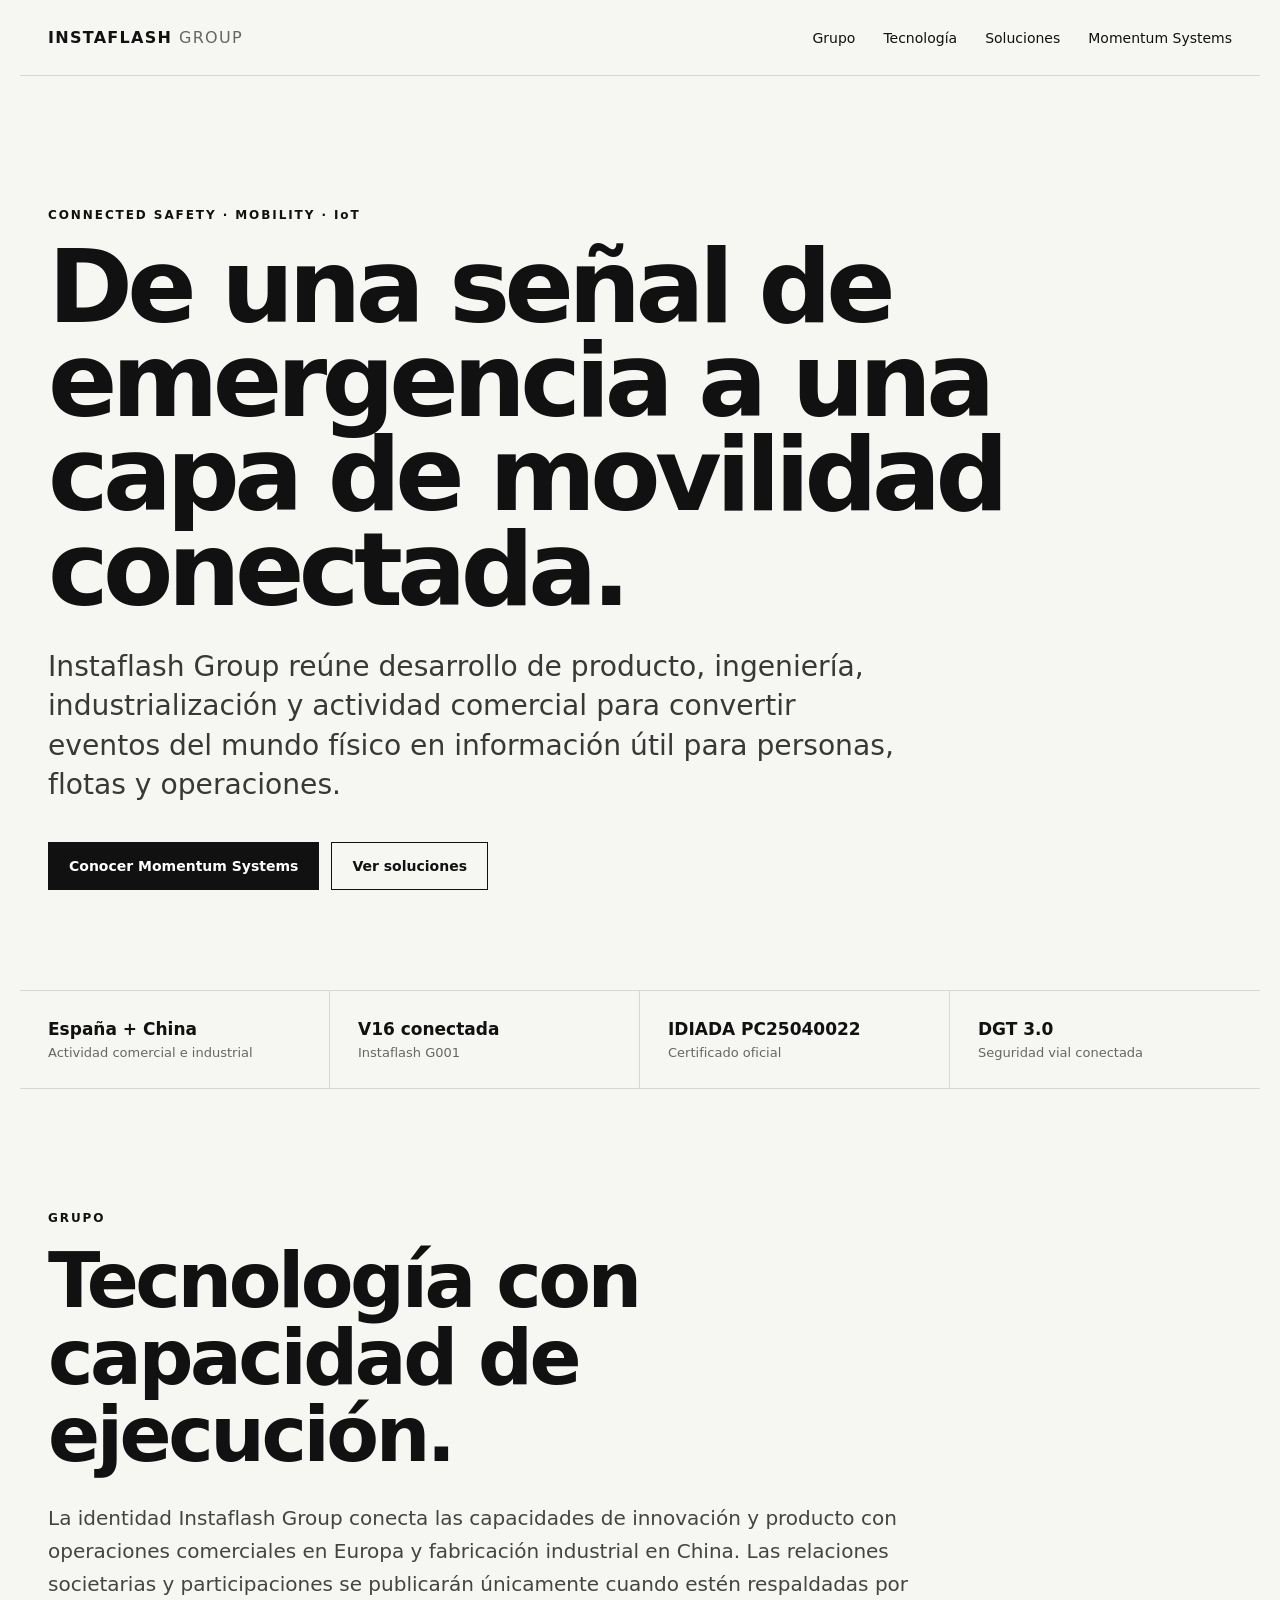
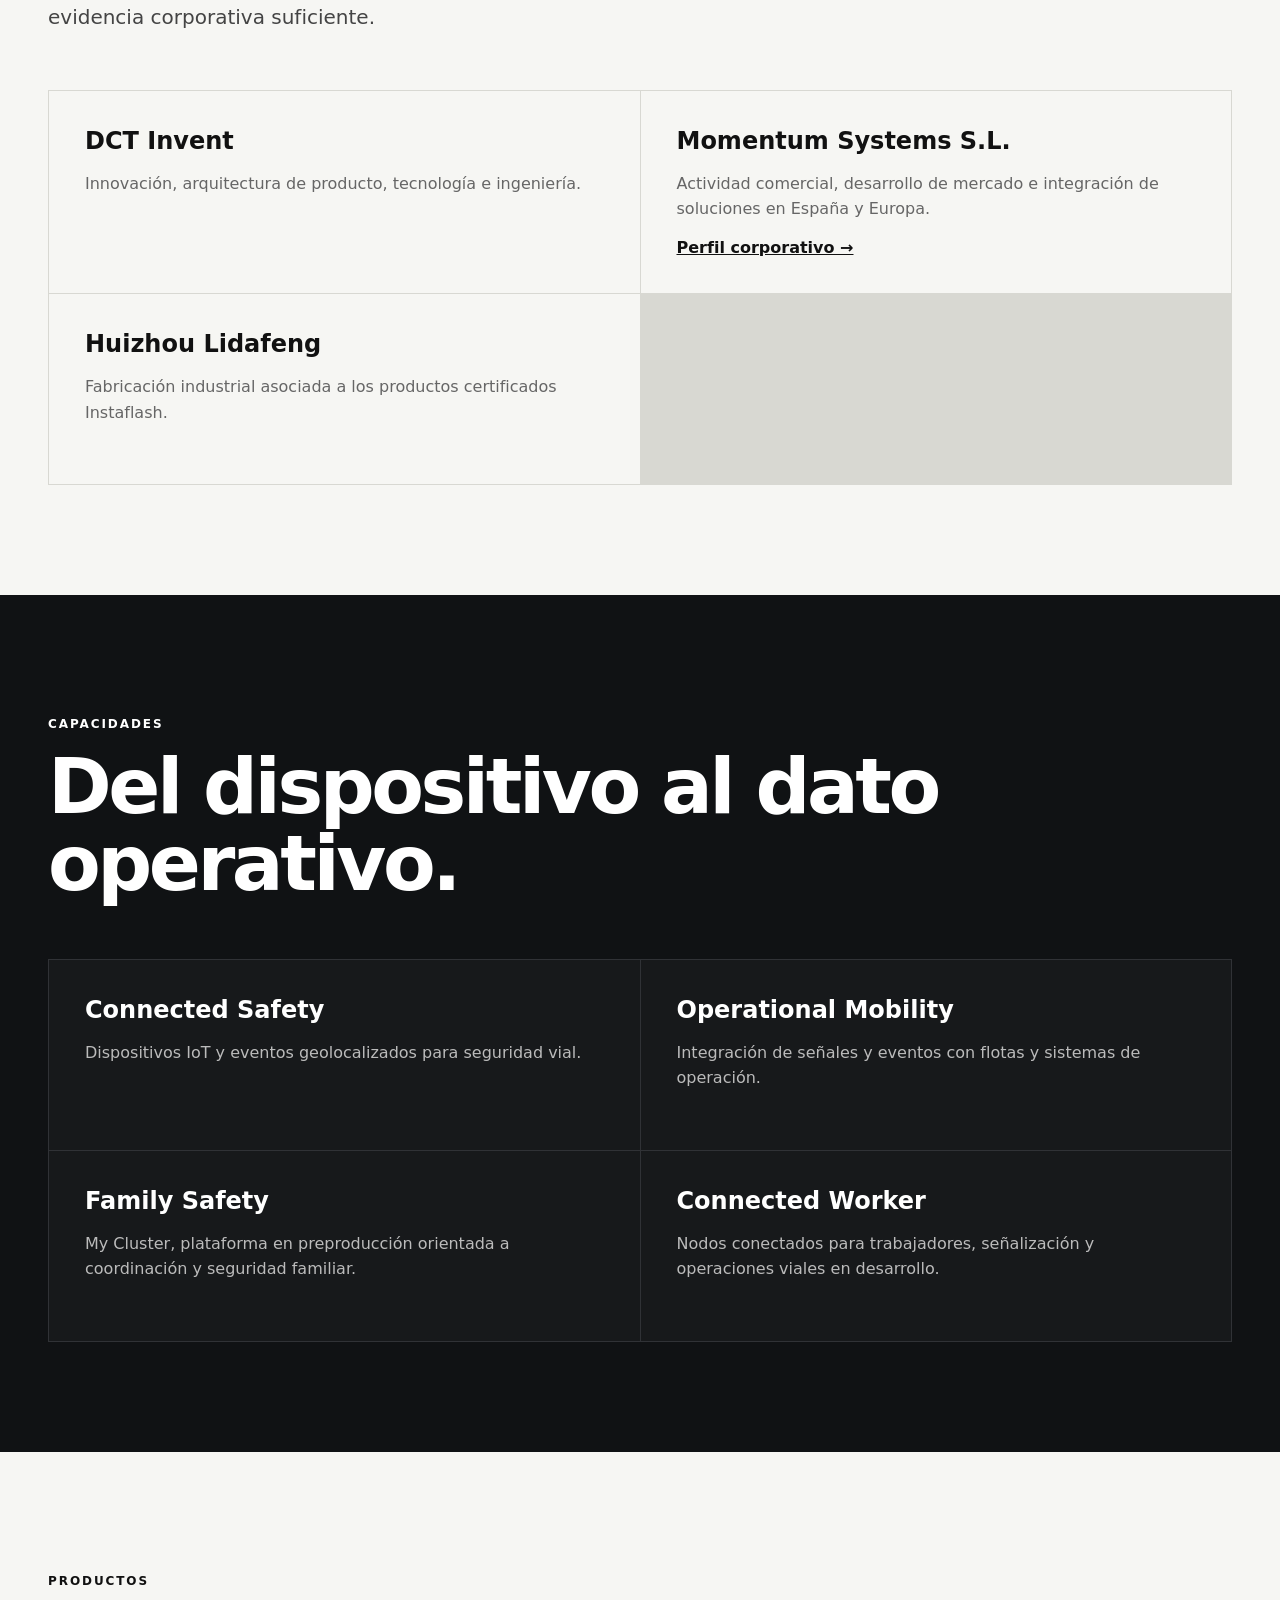
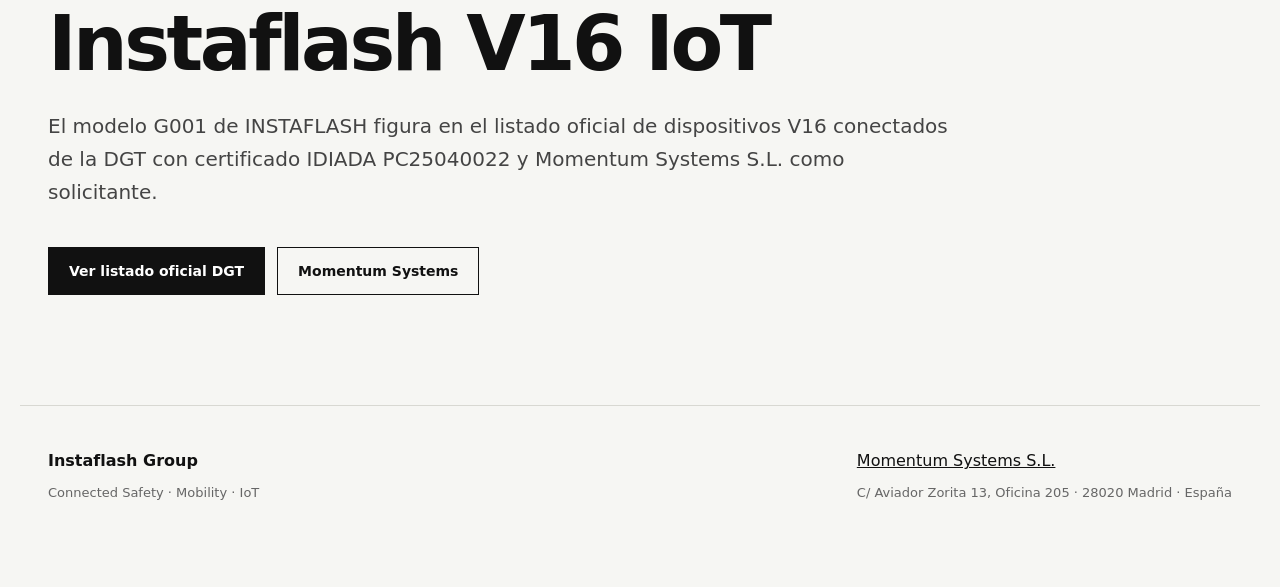
<file: index.html>
<!doctype html>
<html lang="es">
<head>
<meta charset="utf-8"><meta name="viewport" content="width=device-width,initial-scale=1">
<title>Instaflash Group | Connected Safety, Mobility & IoT</title>
<meta name="description" content="Instaflash Group desarrolla soluciones de seguridad conectada, movilidad e IoT. Momentum Systems S.L. lidera la actividad comercial en España y Europa.">
<meta name="robots" content="index,follow,max-image-preview:large">
<link rel="canonical" href="https://www.instaflashgroup.com/">
<link rel="stylesheet" href="styles.css">
<meta property="og:title" content="Instaflash Group | Connected Safety, Mobility & IoT">
<meta property="og:description" content="Tecnología, ingeniería, fabricación y comercialización de soluciones conectadas de seguridad y movilidad.">
<meta property="og:type" content="website"><meta property="og:url" content="https://www.instaflashgroup.com/">
<script type="application/ld+json">{"@context":"https://schema.org","@type":"Organization","@id":"https://www.instaflashgroup.com/#organization","name":"Instaflash Group","url":"https://www.instaflashgroup.com/","description":"Group identity for connected safety, mobility and IoT activities.","subOrganization":{"@id":"https://www.instaflashgroup.com/momentum-systems/#organization"}}</script>
</head>
<body>
<header><a class="brand" href="./">INSTAFLASH <span>GROUP</span></a><nav><a href="#group">Grupo</a><a href="#technology">Tecnología</a><a href="#products">Soluciones</a><a href="momentum-systems/">Momentum Systems</a></nav></header>
<main>
<section class="hero"><p class="eyebrow">CONNECTED SAFETY · MOBILITY · IoT</p><h1>De una señal de emergencia a una capa de movilidad conectada.</h1><p class="lead">Instaflash Group reúne desarrollo de producto, ingeniería, industrialización y actividad comercial para convertir eventos del mundo físico en información útil para personas, flotas y operaciones.</p><div class="actions"><a class="primary" href="momentum-systems/">Conocer Momentum Systems</a><a class="secondary" href="#products">Ver soluciones</a></div></section>
<section class="proof"><div><strong>España + China</strong><span>Actividad comercial e industrial</span></div><div><strong>V16 conectada</strong><span>Instaflash G001</span></div><div><strong>IDIADA PC25040022</strong><span>Certificado oficial</span></div><div><strong>DGT 3.0</strong><span>Seguridad vial conectada</span></div></section>
<section id="group" class="section"><p class="eyebrow">GRUPO</p><h2>Tecnología con capacidad de ejecución.</h2><p class="wide">La identidad Instaflash Group conecta las capacidades de innovación y producto con operaciones comerciales en Europa y fabricación industrial en China. Las relaciones societarias y participaciones se publicarán únicamente cuando estén respaldadas por evidencia corporativa suficiente.</p><div class="grid"><article><h3>DCT Invent</h3><p>Innovación, arquitectura de producto, tecnología e ingeniería.</p></article><article><h3>Momentum Systems S.L.</h3><p>Actividad comercial, desarrollo de mercado e integración de soluciones en España y Europa.</p><a href="momentum-systems/">Perfil corporativo →</a></article><article><h3>Huizhou Lidafeng</h3><p>Fabricación industrial asociada a los productos certificados Instaflash.</p></article></div></section>
<section id="technology" class="section dark"><p class="eyebrow">CAPACIDADES</p><h2>Del dispositivo al dato operativo.</h2><div class="grid"><article><h3>Connected Safety</h3><p>Dispositivos IoT y eventos geolocalizados para seguridad vial.</p></article><article><h3>Operational Mobility</h3><p>Integración de señales y eventos con flotas y sistemas de operación.</p></article><article><h3>Family Safety</h3><p>My Cluster, plataforma en preproducción orientada a coordinación y seguridad familiar.</p></article><article><h3>Connected Worker</h3><p>Nodos conectados para trabajadores, señalización y operaciones viales en desarrollo.</p></article></div></section>
<section id="products" class="section"><p class="eyebrow">PRODUCTOS</p><h2>Instaflash V16 IoT</h2><p class="wide">El modelo G001 de INSTAFLASH figura en el listado oficial de dispositivos V16 conectados de la DGT con certificado IDIADA PC25040022 y Momentum Systems S.L. como solicitante.</p><div class="actions"><a class="primary" href="https://www.dgt.es/muevete-con-seguridad/tecnologia-e-innovacion-en-carretera/Dispositivos-de-presenalizacion-V16/">Ver listado oficial DGT</a><a class="secondary" href="momentum-systems/">Momentum Systems</a></div></section>
</main>
<footer><div><strong>Instaflash Group</strong><p>Connected Safety · Mobility · IoT</p></div><div><a href="momentum-systems/">Momentum Systems S.L.</a><p>C/ Aviador Zorita 13, Oficina 205 · 28020 Madrid · España</p></div></footer>
</body></html>
</file>
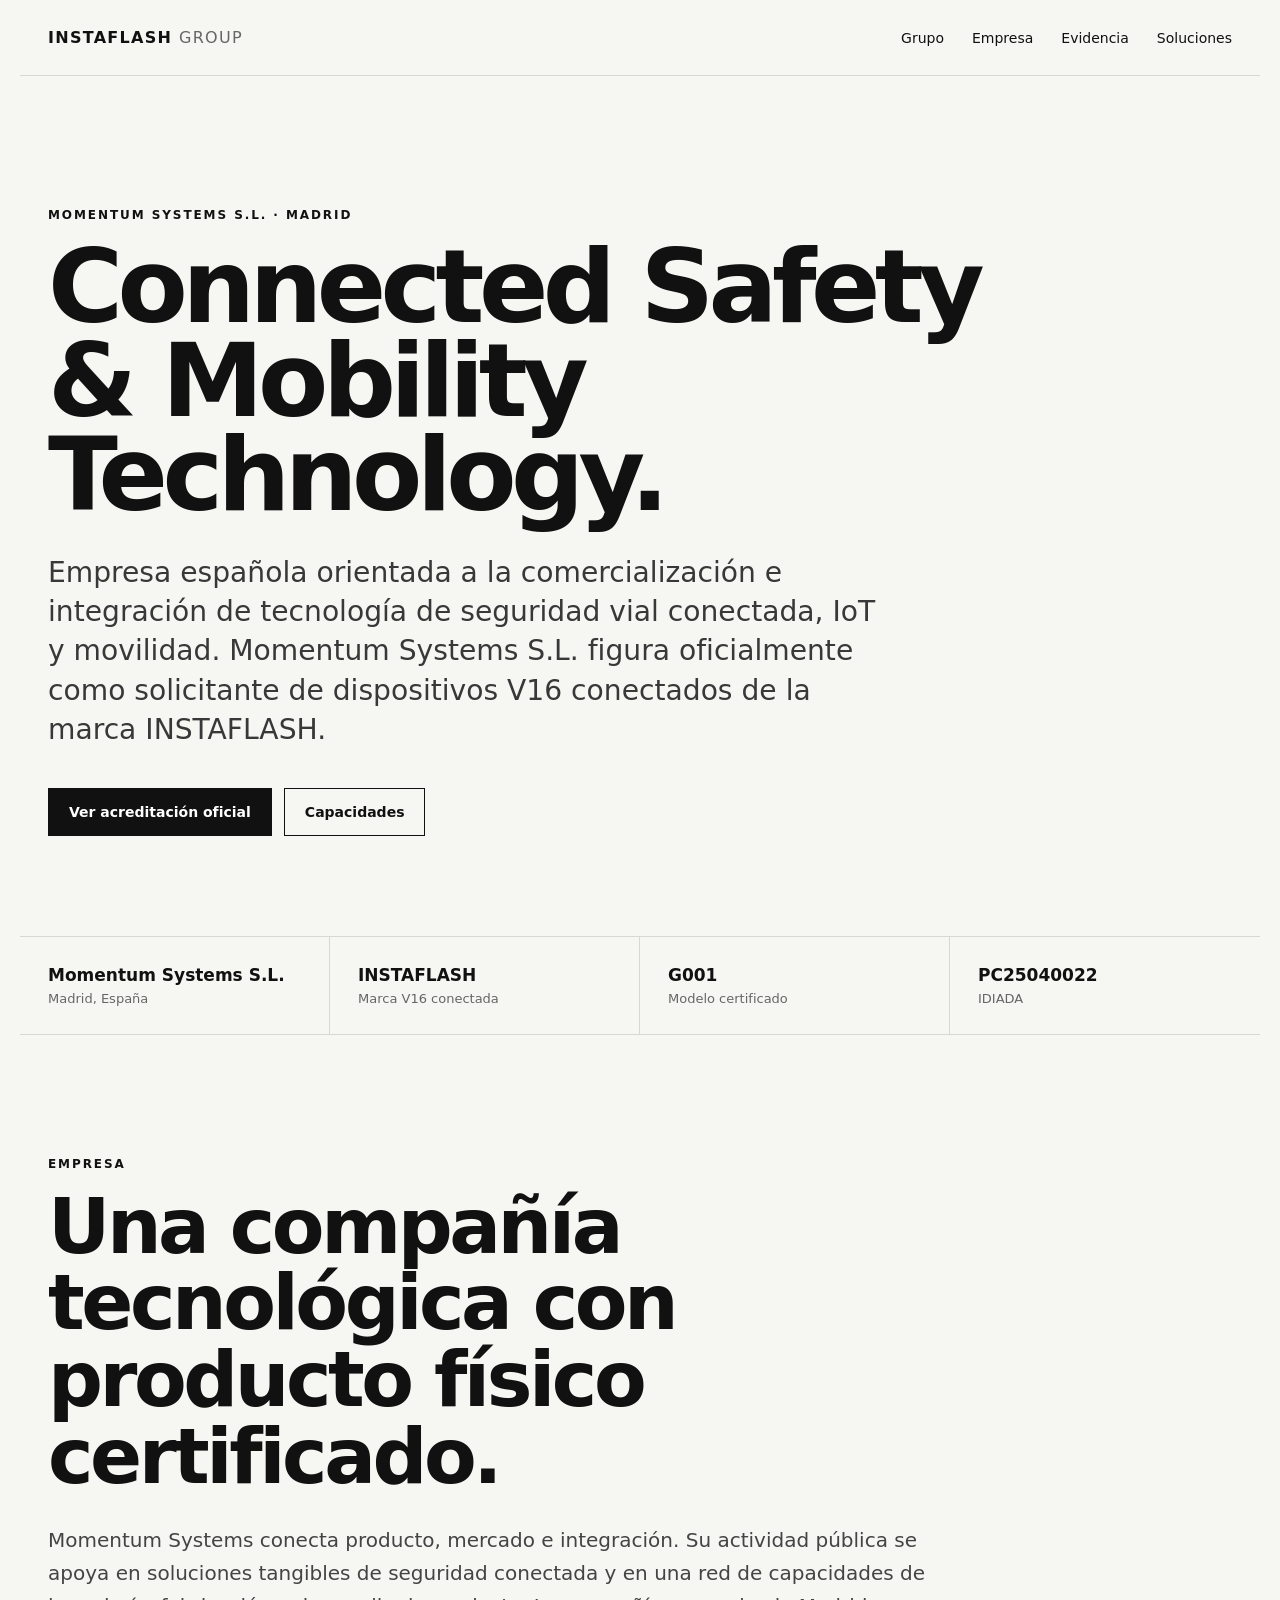
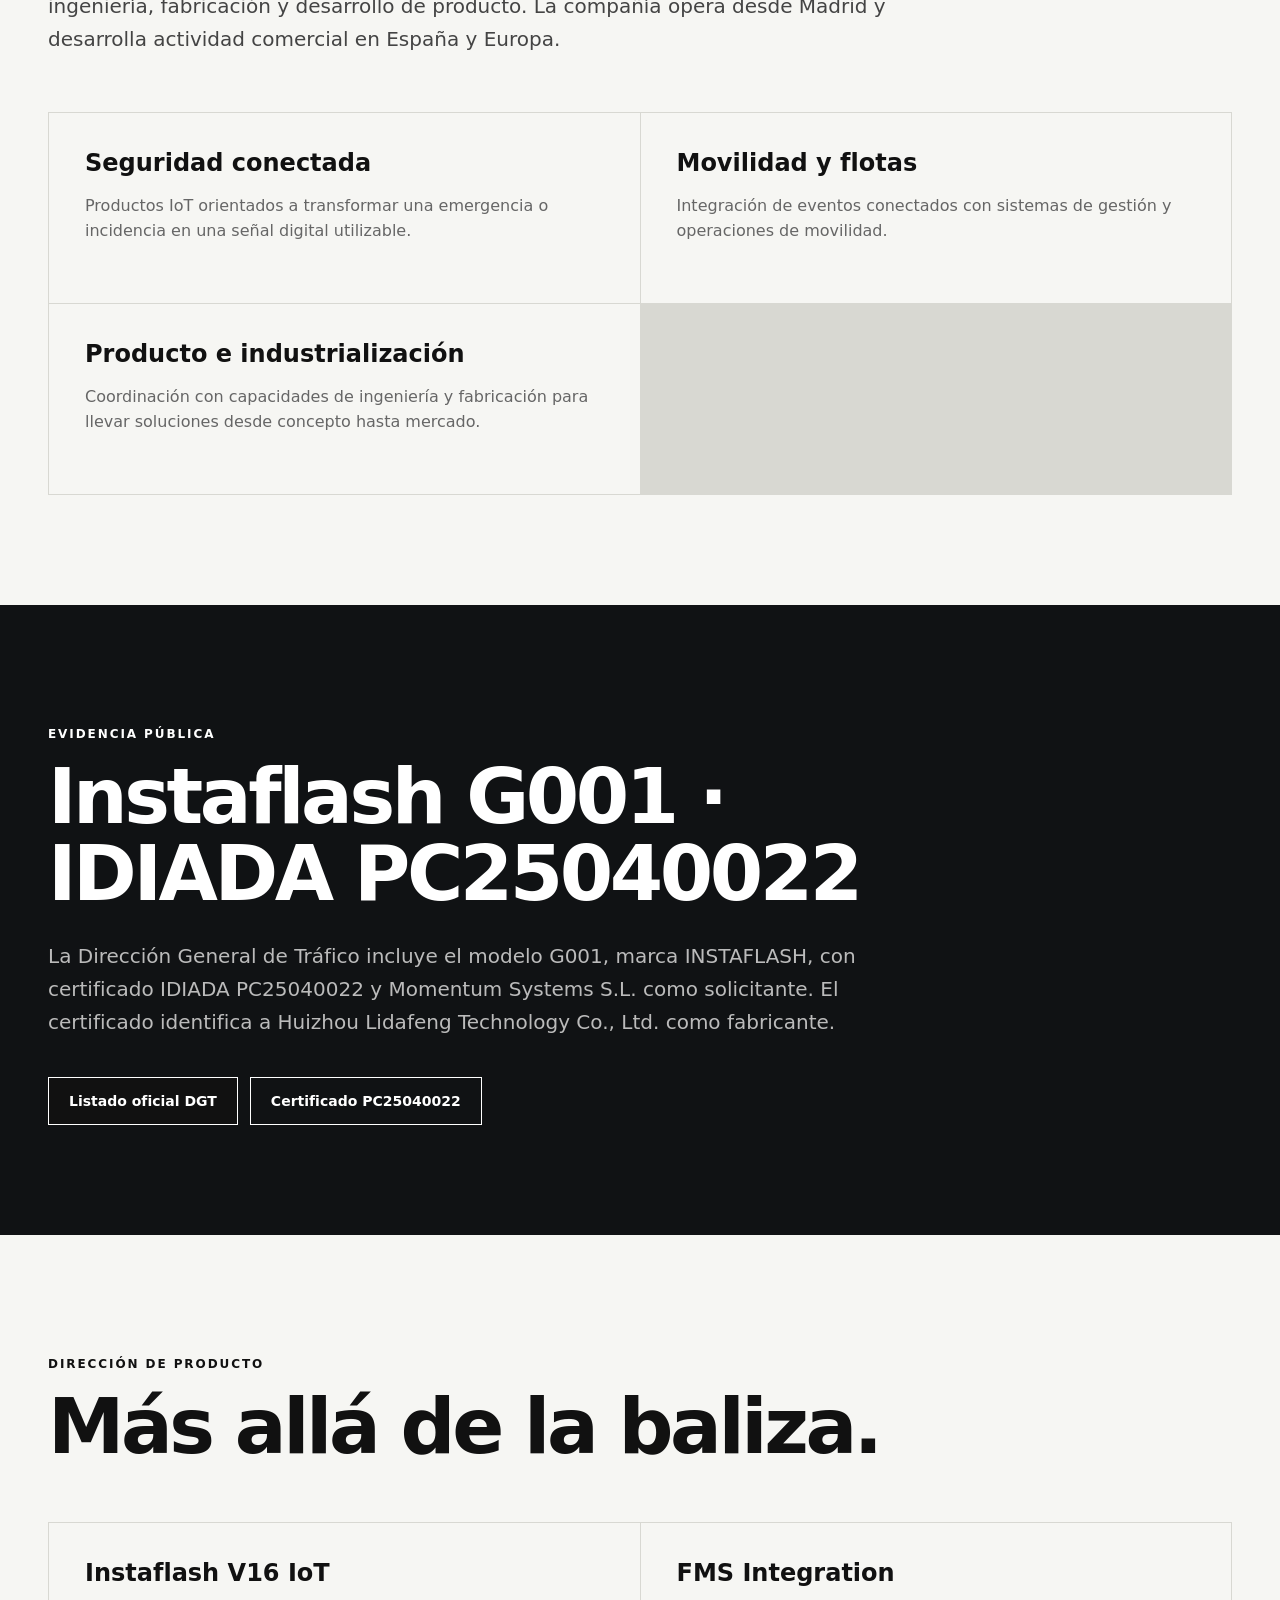
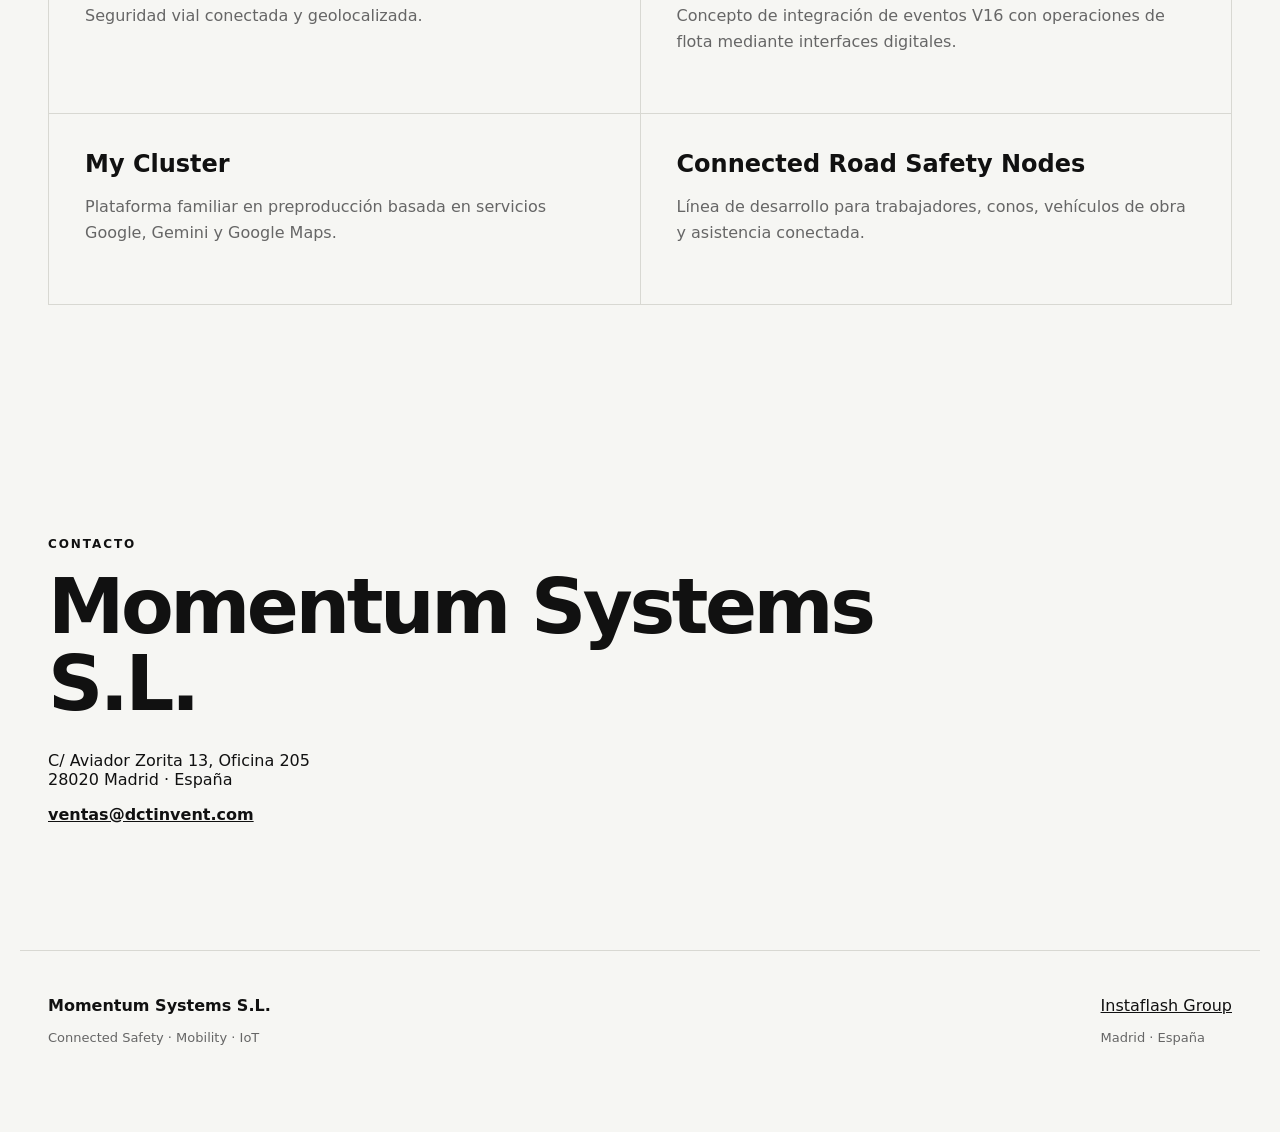
<file: momentum-systems/index.html>
<!doctype html>
<html lang="es">
<head>
<meta charset="utf-8"><meta name="viewport" content="width=device-width,initial-scale=1">
<title>Momentum Systems S.L. | Tecnología de seguridad y movilidad conectada</title>
<meta name="description" content="Momentum Systems S.L. es una empresa española vinculada al desarrollo y comercialización de soluciones de seguridad vial conectada, movilidad e IoT. Solicitante de Instaflash G001, IDIADA PC25040022.">
<meta name="robots" content="index,follow,max-image-preview:large">
<link rel="canonical" href="https://www.instaflashgroup.com/momentum-systems/"><link rel="stylesheet" href="../styles.css">
<meta property="og:title" content="Momentum Systems S.L. | Connected Safety & Mobility Technology"><meta property="og:description" content="Seguridad vial conectada, IoT y soluciones de movilidad desde España para Europa."><meta property="og:type" content="profile"><meta property="og:url" content="https://www.instaflashgroup.com/momentum-systems/">
<script type="application/ld+json">{"@context":"https://schema.org","@type":"Organization","@id":"https://www.instaflashgroup.com/momentum-systems/#organization","name":"Momentum Systems S.L.","url":"https://www.instaflashgroup.com/momentum-systems/","address":{"@type":"PostalAddress","streetAddress":"C/ Aviador Zorita 13, Oficina 205","postalCode":"28020","addressLocality":"Madrid","addressCountry":"ES"},"brand":{"@type":"Brand","name":"INSTAFLASH"},"description":"Spanish company active in connected road safety, mobility and IoT solutions."}</script>
</head>
<body>
<header><a class="brand" href="../">INSTAFLASH <span>GROUP</span></a><nav><a href="../">Grupo</a><a href="#company">Empresa</a><a href="#evidence">Evidencia</a><a href="#solutions">Soluciones</a></nav></header>
<main>
<section class="hero momentum"><p class="eyebrow">MOMENTUM SYSTEMS S.L. · MADRID</p><h1>Connected Safety & Mobility Technology.</h1><p class="lead">Empresa española orientada a la comercialización e integración de tecnología de seguridad vial conectada, IoT y movilidad. Momentum Systems S.L. figura oficialmente como solicitante de dispositivos V16 conectados de la marca INSTAFLASH.</p><div class="actions"><a class="primary" href="#evidence">Ver acreditación oficial</a><a class="secondary" href="#solutions">Capacidades</a></div></section>
<section class="proof"><div><strong>Momentum Systems S.L.</strong><span>Madrid, España</span></div><div><strong>INSTAFLASH</strong><span>Marca V16 conectada</span></div><div><strong>G001</strong><span>Modelo certificado</span></div><div><strong>PC25040022</strong><span>IDIADA</span></div></section>
<section id="company" class="section"><p class="eyebrow">EMPRESA</p><h2>Una compañía tecnológica con producto físico certificado.</h2><p class="wide">Momentum Systems conecta producto, mercado e integración. Su actividad pública se apoya en soluciones tangibles de seguridad conectada y en una red de capacidades de ingeniería, fabricación y desarrollo de producto. La compañía opera desde Madrid y desarrolla actividad comercial en España y Europa.</p><div class="grid"><article><h3>Seguridad conectada</h3><p>Productos IoT orientados a transformar una emergencia o incidencia en una señal digital utilizable.</p></article><article><h3>Movilidad y flotas</h3><p>Integración de eventos conectados con sistemas de gestión y operaciones de movilidad.</p></article><article><h3>Producto e industrialización</h3><p>Coordinación con capacidades de ingeniería y fabricación para llevar soluciones desde concepto hasta mercado.</p></article></div></section>
<section id="evidence" class="section dark"><p class="eyebrow">EVIDENCIA PÚBLICA</p><h2>Instaflash G001 · IDIADA PC25040022</h2><p class="wide">La Dirección General de Tráfico incluye el modelo G001, marca INSTAFLASH, con certificado IDIADA PC25040022 y Momentum Systems S.L. como solicitante. El certificado identifica a Huizhou Lidafeng Technology Co., Ltd. como fabricante.</p><div class="actions"><a class="primary light" href="https://www.dgt.es/muevete-con-seguridad/tecnologia-e-innovacion-en-carretera/Dispositivos-de-presenalizacion-V16/">Listado oficial DGT</a><a class="secondary light" href="https://www.dgt.es/export/sites/web-DGT/.galleries/downloads/muevete-con-seguridad/tecnologia-e-innovacion/certificados-v16/IDIADA-PC25040022.pdf">Certificado PC25040022</a></div></section>
<section id="solutions" class="section"><p class="eyebrow">DIRECCIÓN DE PRODUCTO</p><h2>Más allá de la baliza.</h2><div class="grid"><article><h3>Instaflash V16 IoT</h3><p>Seguridad vial conectada y geolocalizada.</p></article><article><h3>FMS Integration</h3><p>Concepto de integración de eventos V16 con operaciones de flota mediante interfaces digitales.</p></article><article><h3>My Cluster</h3><p>Plataforma familiar en preproducción basada en servicios Google, Gemini y Google Maps.</p></article><article><h3>Connected Road Safety Nodes</h3><p>Línea de desarrollo para trabajadores, conos, vehículos de obra y asistencia conectada.</p></article></div></section>
<section class="section contact"><p class="eyebrow">CONTACTO</p><h2>Momentum Systems S.L.</h2><p>C/ Aviador Zorita 13, Oficina 205<br>28020 Madrid · España</p><p><a href="mailto:ventas@dctinvent.com">ventas@dctinvent.com</a></p></section>
</main>
<footer><div><strong>Momentum Systems S.L.</strong><p>Connected Safety · Mobility · IoT</p></div><div><a href="../">Instaflash Group</a><p>Madrid · España</p></div></footer>
</body></html>
</file>
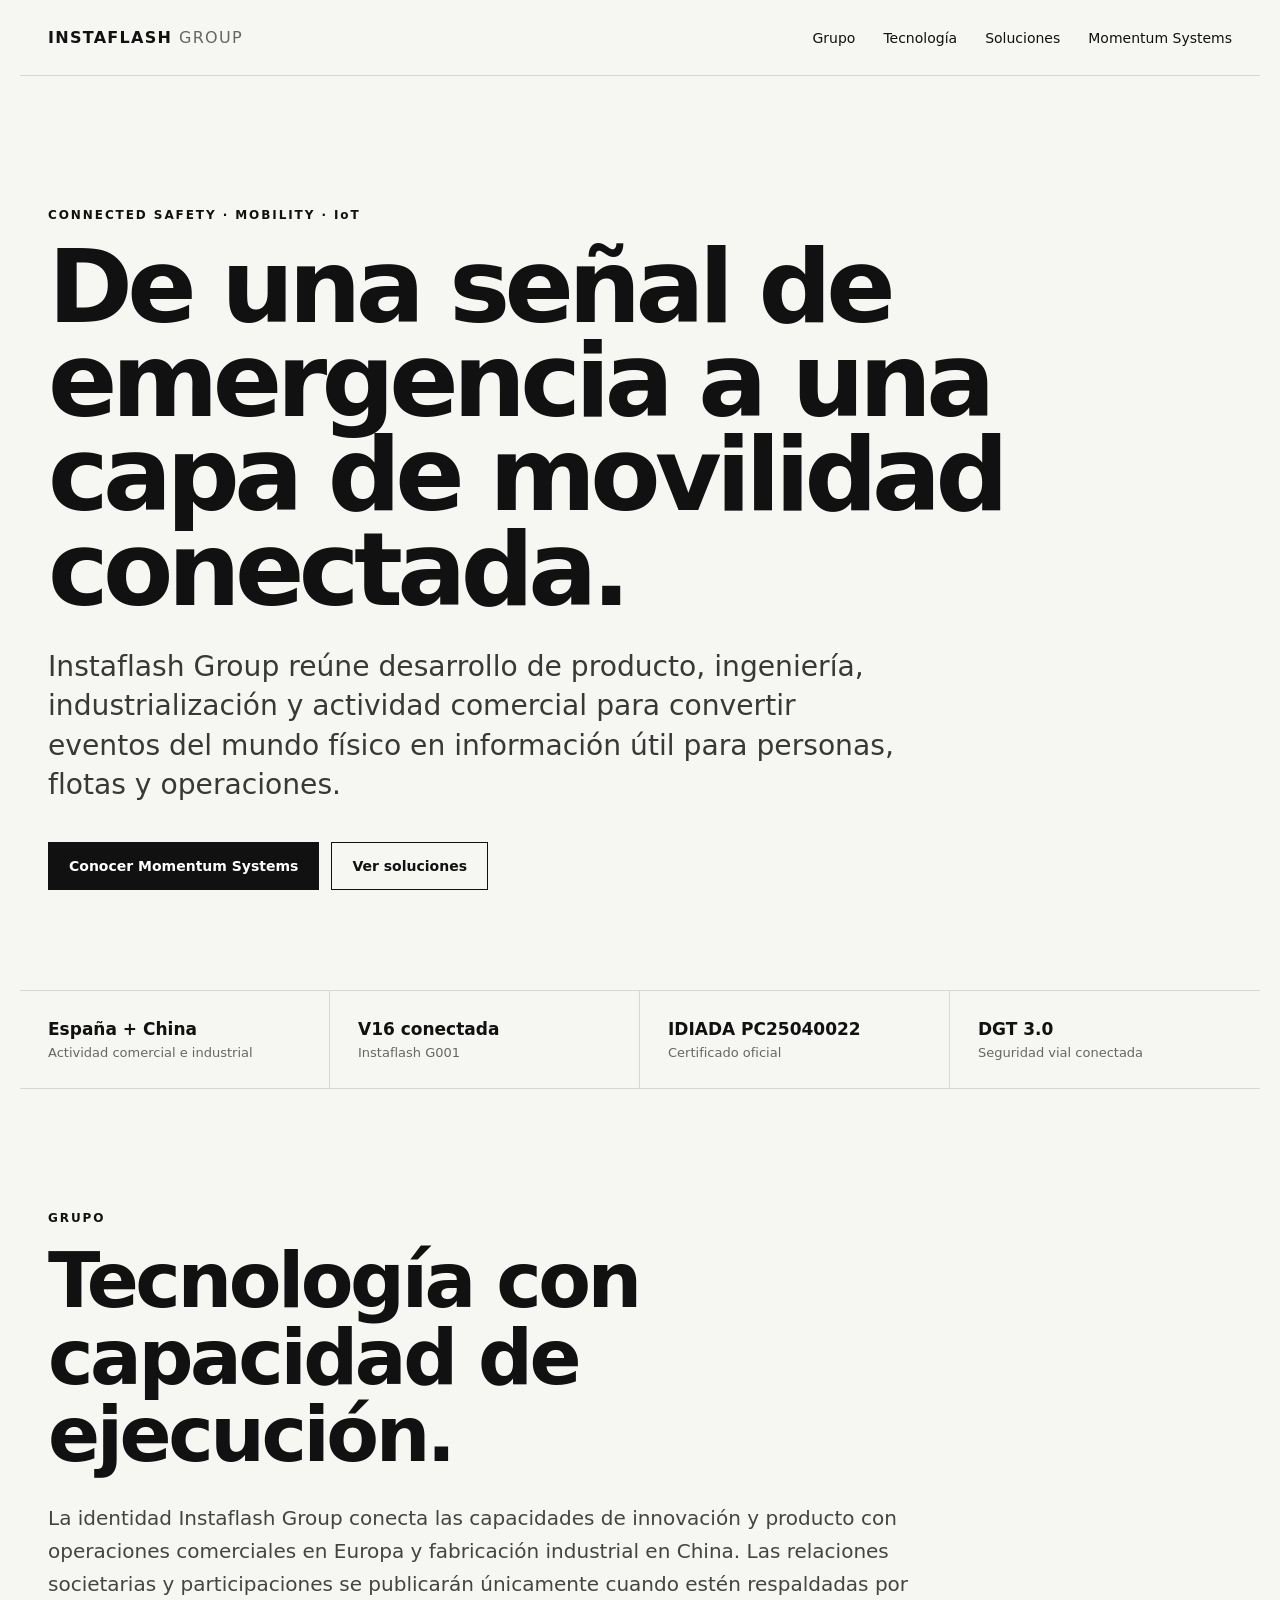
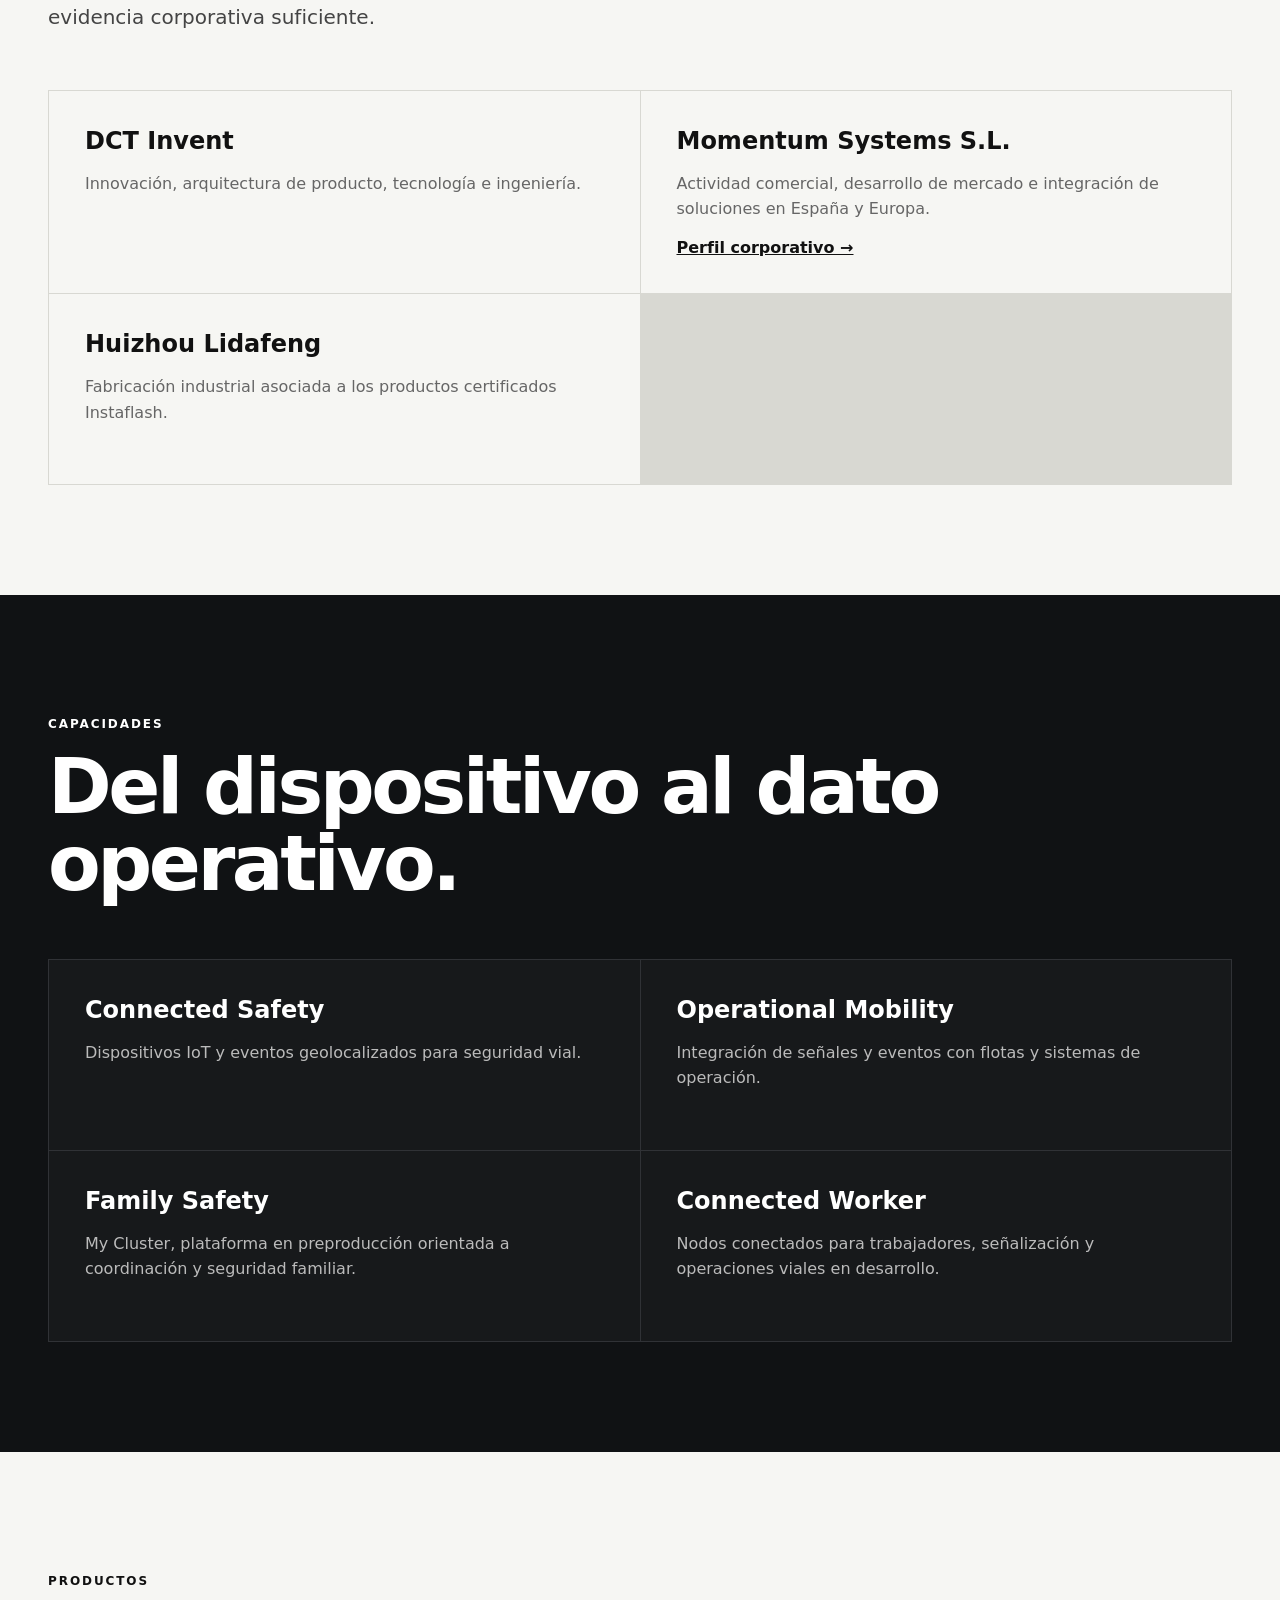
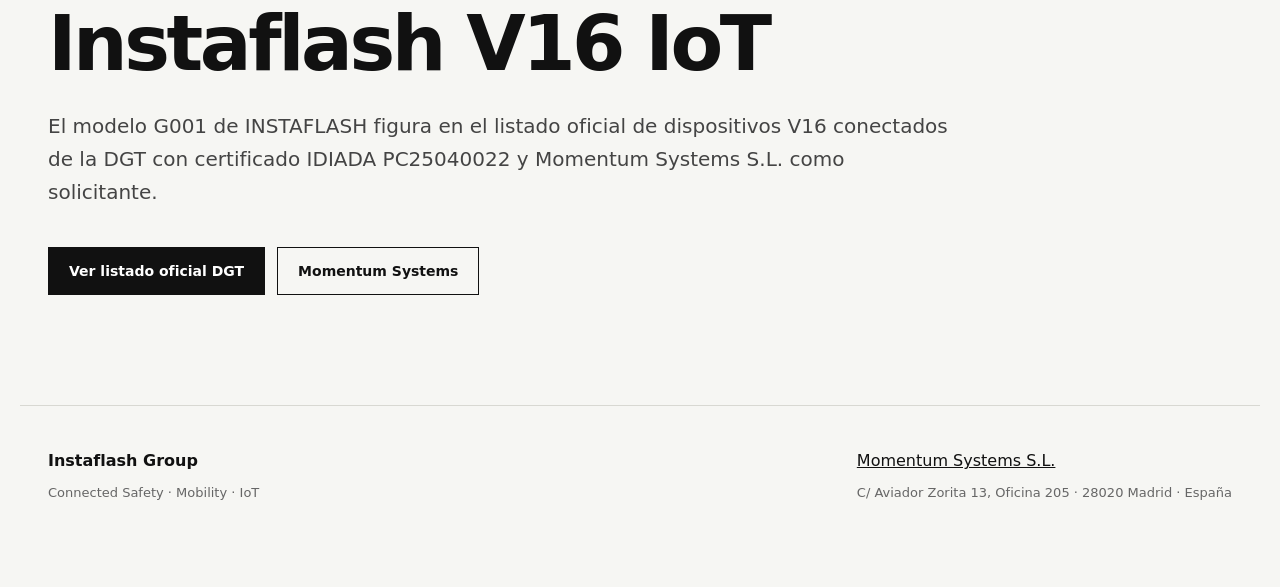
<file: website/index.html>
<!doctype html>
<html lang="es">
<head>
<meta charset="utf-8"><meta name="viewport" content="width=device-width,initial-scale=1">
<title>Instaflash Group | Connected Safety, Mobility & IoT</title>
<meta name="description" content="Instaflash Group desarrolla soluciones de seguridad conectada, movilidad e IoT. Momentum Systems S.L. lidera la actividad comercial en España y Europa.">
<meta name="robots" content="index,follow,max-image-preview:large">
<link rel="canonical" href="https://www.instaflashgroup.com/">
<link rel="stylesheet" href="/styles.css">
<meta property="og:title" content="Instaflash Group | Connected Safety, Mobility & IoT">
<meta property="og:description" content="Tecnología, ingeniería, fabricación y comercialización de soluciones conectadas de seguridad y movilidad.">
<meta property="og:type" content="website"><meta property="og:url" content="https://www.instaflashgroup.com/">
<script type="application/ld+json">{"@context":"https://schema.org","@type":"Organization","@id":"https://www.instaflashgroup.com/#organization","name":"Instaflash Group","url":"https://www.instaflashgroup.com/","description":"Group identity for connected safety, mobility and IoT activities.","subOrganization":{"@id":"https://www.instaflashgroup.com/momentum-systems/#organization"}}</script>
</head>
<body>
<header><a class="brand" href="/">INSTAFLASH <span>GROUP</span></a><nav><a href="#group">Grupo</a><a href="#technology">Tecnología</a><a href="#products">Soluciones</a><a href="/momentum-systems/">Momentum Systems</a></nav></header>
<main>
<section class="hero"><p class="eyebrow">CONNECTED SAFETY · MOBILITY · IoT</p><h1>De una señal de emergencia a una capa de movilidad conectada.</h1><p class="lead">Instaflash Group reúne desarrollo de producto, ingeniería, industrialización y actividad comercial para convertir eventos del mundo físico en información útil para personas, flotas y operaciones.</p><div class="actions"><a class="primary" href="/momentum-systems/">Conocer Momentum Systems</a><a class="secondary" href="#products">Ver soluciones</a></div></section>
<section class="proof"><div><strong>España + China</strong><span>Actividad comercial e industrial</span></div><div><strong>V16 conectada</strong><span>Instaflash G001</span></div><div><strong>IDIADA PC25040022</strong><span>Certificado oficial</span></div><div><strong>DGT 3.0</strong><span>Seguridad vial conectada</span></div></section>
<section id="group" class="section"><p class="eyebrow">GRUPO</p><h2>Tecnología con capacidad de ejecución.</h2><p class="wide">La identidad Instaflash Group conecta las capacidades de innovación y producto con operaciones comerciales en Europa y fabricación industrial en China. Las relaciones societarias y participaciones se publicarán únicamente cuando estén respaldadas por evidencia corporativa suficiente.</p><div class="grid"><article><h3>DCT Invent</h3><p>Innovación, arquitectura de producto, tecnología e ingeniería.</p></article><article><h3>Momentum Systems S.L.</h3><p>Actividad comercial, desarrollo de mercado e integración de soluciones en España y Europa.</p><a href="/momentum-systems/">Perfil corporativo →</a></article><article><h3>Huizhou Lidafeng</h3><p>Fabricación industrial asociada a los productos certificados Instaflash.</p></article></div></section>
<section id="technology" class="section dark"><p class="eyebrow">CAPACIDADES</p><h2>Del dispositivo al dato operativo.</h2><div class="grid"><article><h3>Connected Safety</h3><p>Dispositivos IoT y eventos geolocalizados para seguridad vial.</p></article><article><h3>Operational Mobility</h3><p>Integración de señales y eventos con flotas y sistemas de operación.</p></article><article><h3>Family Safety</h3><p>My Cluster, plataforma en preproducción orientada a coordinación y seguridad familiar.</p></article><article><h3>Connected Worker</h3><p>Nodos conectados para trabajadores, señalización y operaciones viales en desarrollo.</p></article></div></section>
<section id="products" class="section"><p class="eyebrow">PRODUCTOS</p><h2>Instaflash V16 IoT</h2><p class="wide">El modelo G001 de INSTAFLASH figura en el listado oficial de dispositivos V16 conectados de la DGT con certificado IDIADA PC25040022 y Momentum Systems S.L. como solicitante.</p><div class="actions"><a class="primary" href="https://www.dgt.es/muevete-con-seguridad/tecnologia-e-innovacion-en-carretera/Dispositivos-de-presenalizacion-V16/">Ver listado oficial DGT</a><a class="secondary" href="/momentum-systems/">Momentum Systems</a></div></section>
</main>
<footer><div><strong>Instaflash Group</strong><p>Connected Safety · Mobility · IoT</p></div><div><a href="/momentum-systems/">Momentum Systems S.L.</a><p>C/ Aviador Zorita 13, Oficina 205 · 28020 Madrid · España</p></div></footer>
</body></html>
</file>
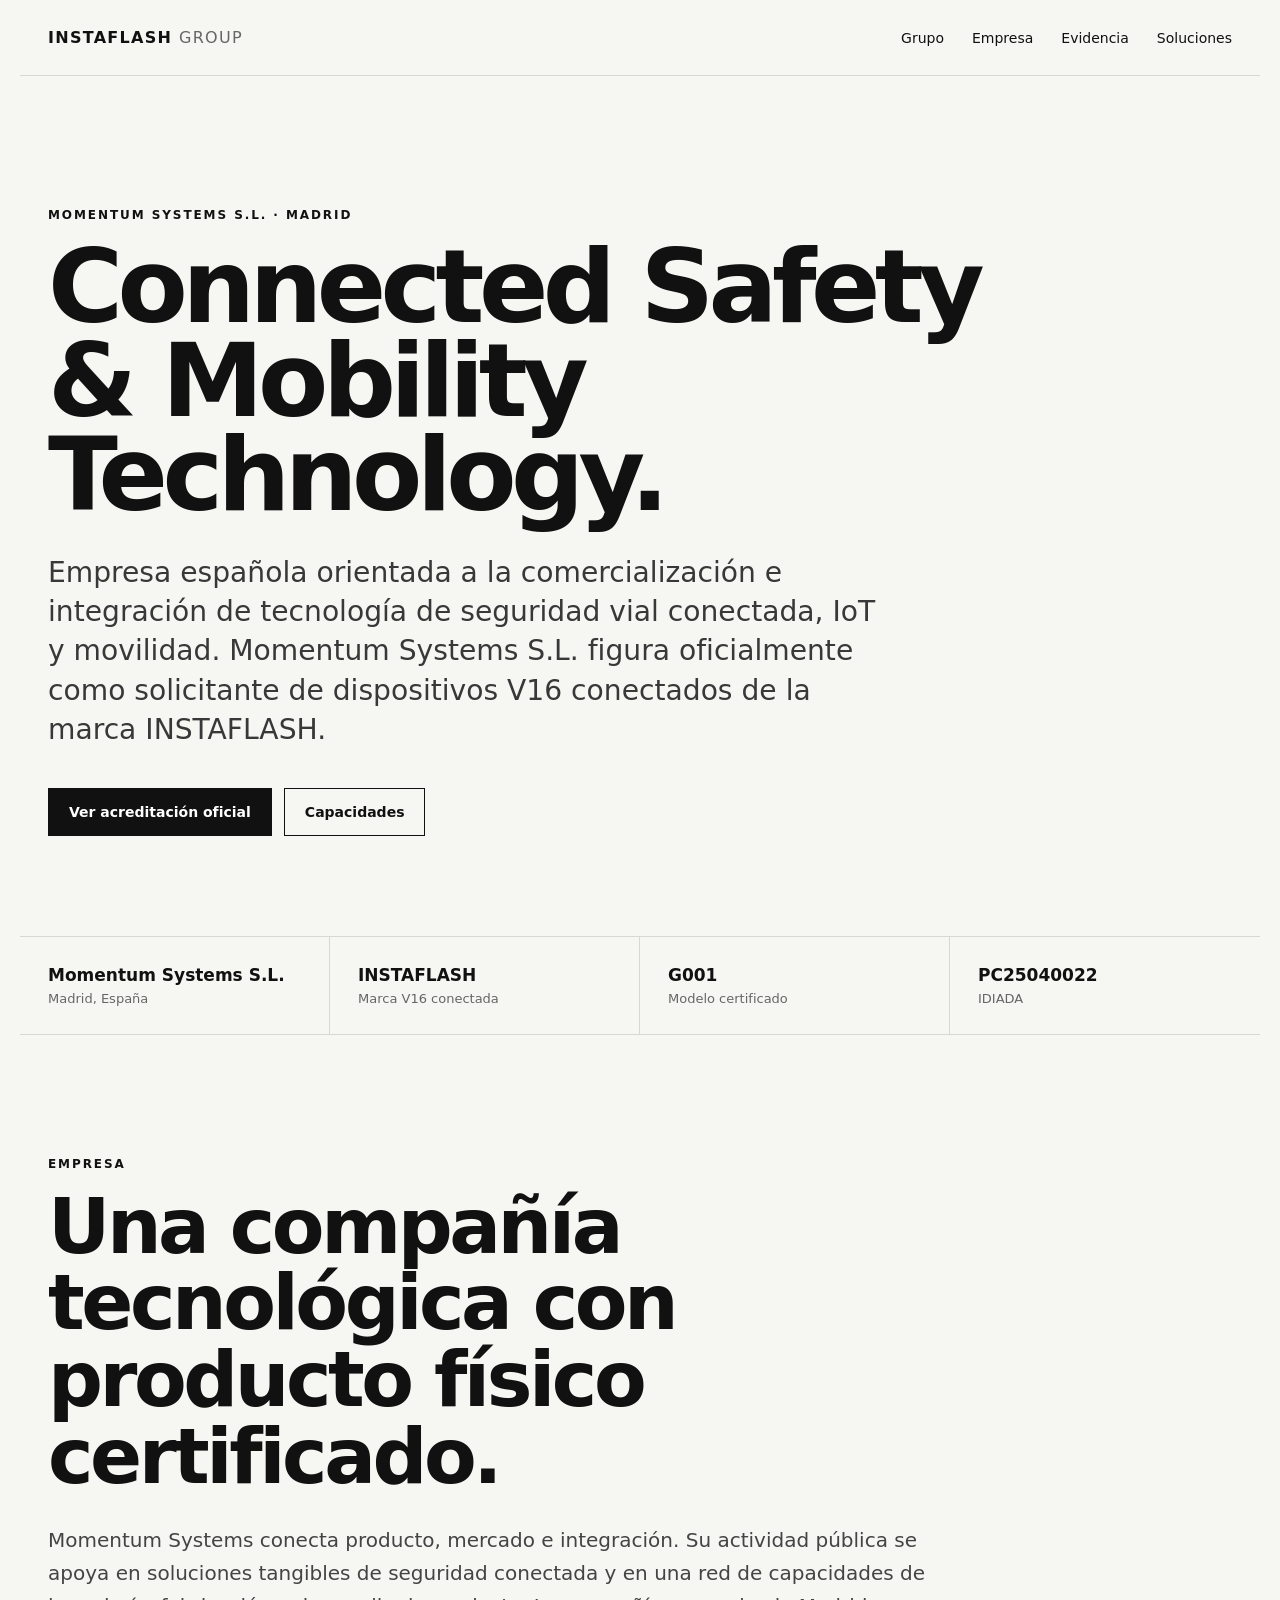
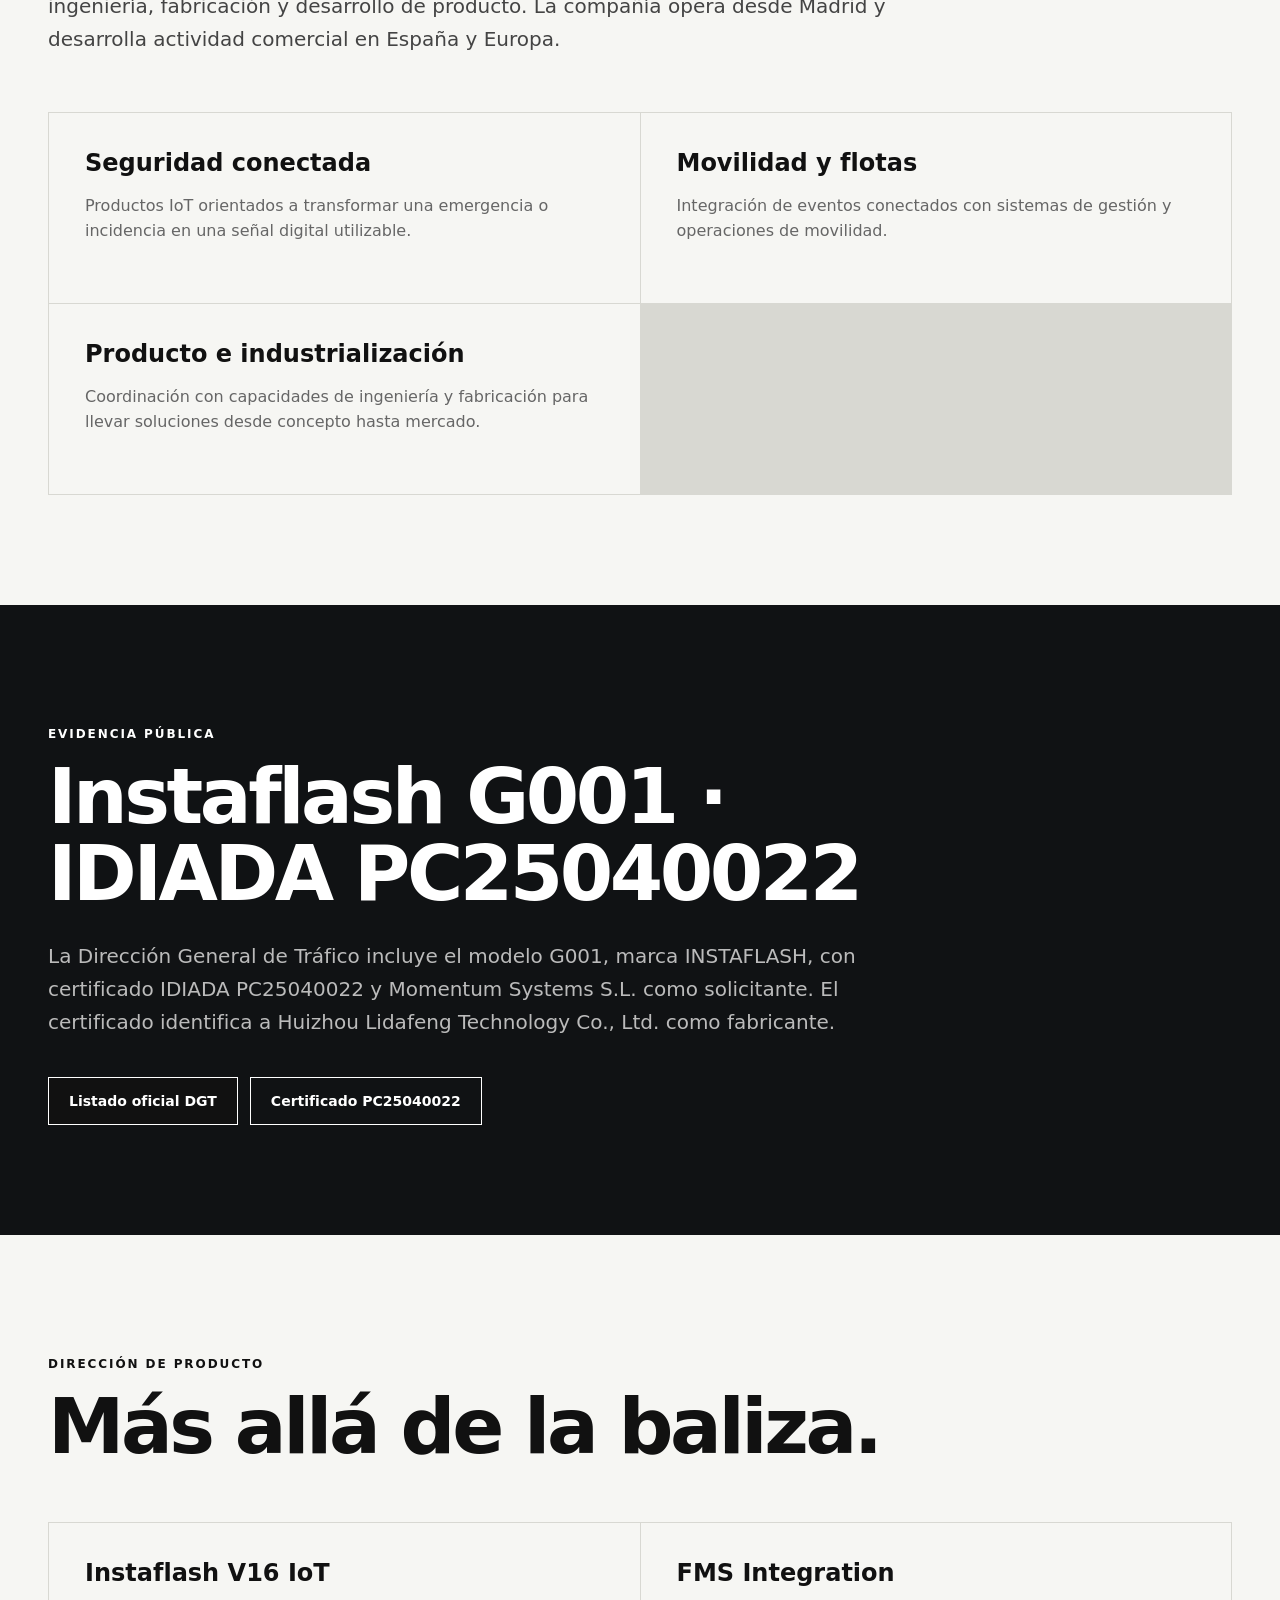
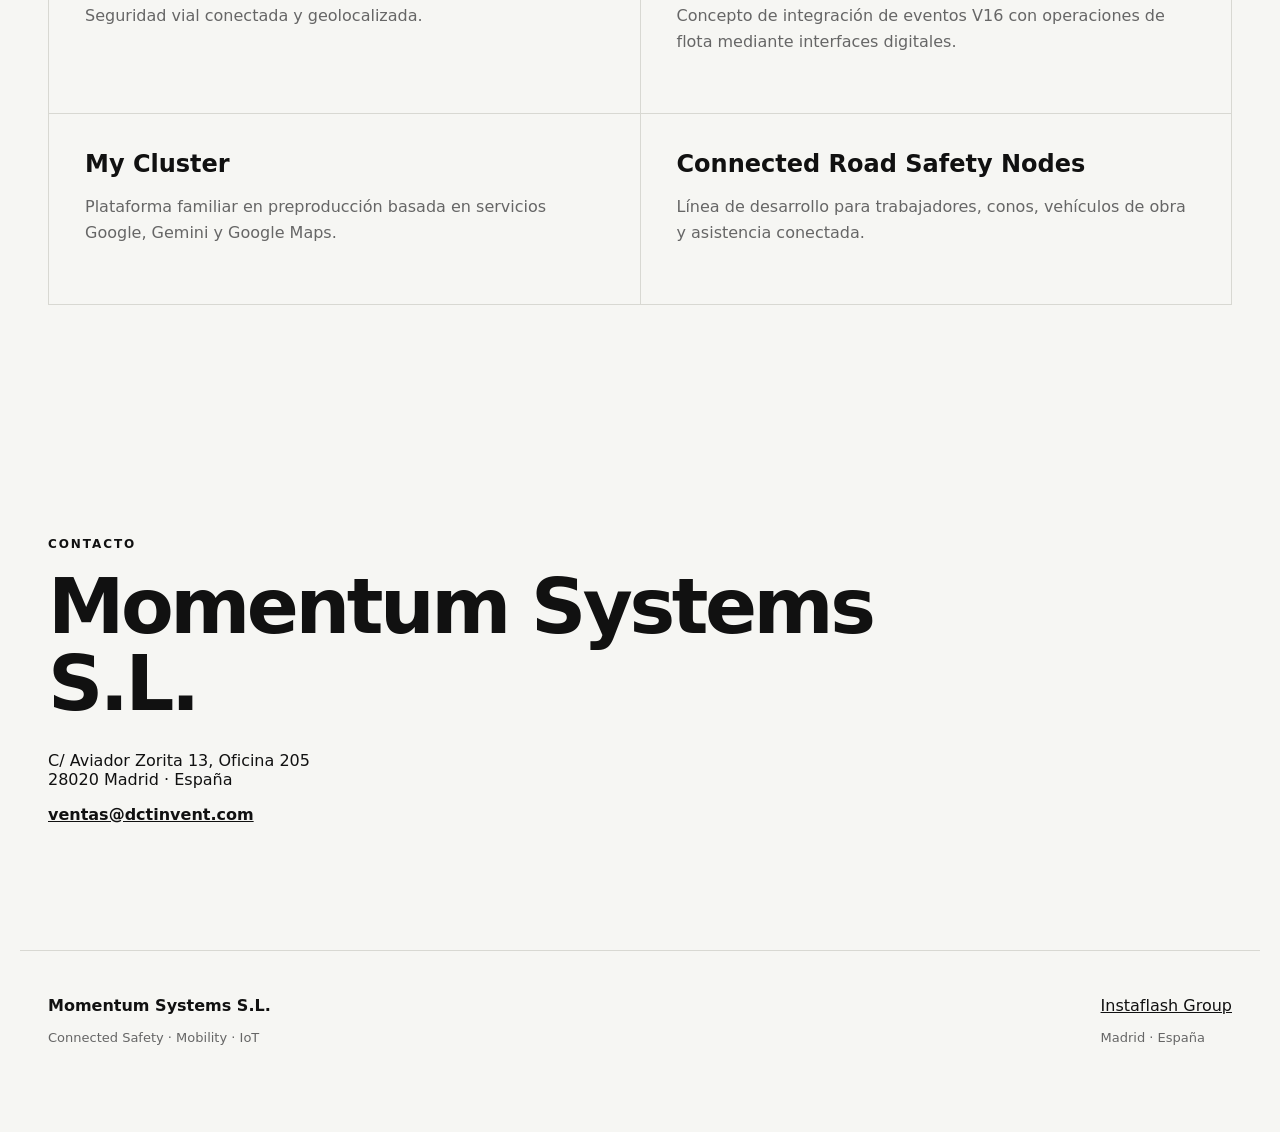
<file: website/momentum-systems/index.html>
<!doctype html>
<html lang="es">
<head>
<meta charset="utf-8"><meta name="viewport" content="width=device-width,initial-scale=1">
<title>Momentum Systems S.L. | Tecnología de seguridad y movilidad conectada</title>
<meta name="description" content="Momentum Systems S.L. es una empresa española vinculada al desarrollo y comercialización de soluciones de seguridad vial conectada, movilidad e IoT. Solicitante de Instaflash G001, IDIADA PC25040022.">
<meta name="robots" content="index,follow,max-image-preview:large">
<link rel="canonical" href="https://www.instaflashgroup.com/momentum-systems/"><link rel="stylesheet" href="/styles.css">
<meta property="og:title" content="Momentum Systems S.L. | Connected Safety & Mobility Technology"><meta property="og:description" content="Seguridad vial conectada, IoT y soluciones de movilidad desde España para Europa."><meta property="og:type" content="profile"><meta property="og:url" content="https://www.instaflashgroup.com/momentum-systems/">
<script type="application/ld+json">{"@context":"https://schema.org","@type":"Organization","@id":"https://www.instaflashgroup.com/momentum-systems/#organization","name":"Momentum Systems S.L.","url":"https://www.instaflashgroup.com/momentum-systems/","address":{"@type":"PostalAddress","streetAddress":"C/ Aviador Zorita 13, Oficina 205","postalCode":"28020","addressLocality":"Madrid","addressCountry":"ES"},"brand":{"@type":"Brand","name":"INSTAFLASH"},"description":"Spanish company active in connected road safety, mobility and IoT solutions."}</script>
</head>
<body>
<header><a class="brand" href="/">INSTAFLASH <span>GROUP</span></a><nav><a href="/">Grupo</a><a href="#company">Empresa</a><a href="#evidence">Evidencia</a><a href="#solutions">Soluciones</a></nav></header>
<main>
<section class="hero momentum"><p class="eyebrow">MOMENTUM SYSTEMS S.L. · MADRID</p><h1>Connected Safety & Mobility Technology.</h1><p class="lead">Empresa española orientada a la comercialización e integración de tecnología de seguridad vial conectada, IoT y movilidad. Momentum Systems S.L. figura oficialmente como solicitante de dispositivos V16 conectados de la marca INSTAFLASH.</p><div class="actions"><a class="primary" href="#evidence">Ver acreditación oficial</a><a class="secondary" href="#solutions">Capacidades</a></div></section>
<section class="proof"><div><strong>Momentum Systems S.L.</strong><span>Madrid, España</span></div><div><strong>INSTAFLASH</strong><span>Marca V16 conectada</span></div><div><strong>G001</strong><span>Modelo certificado</span></div><div><strong>PC25040022</strong><span>IDIADA</span></div></section>
<section id="company" class="section"><p class="eyebrow">EMPRESA</p><h2>Una compañía tecnológica con producto físico certificado.</h2><p class="wide">Momentum Systems conecta producto, mercado e integración. Su actividad pública se apoya en soluciones tangibles de seguridad conectada y en una red de capacidades de ingeniería, fabricación y desarrollo de producto. La compañía opera desde Madrid y desarrolla actividad comercial en España y Europa.</p><div class="grid"><article><h3>Seguridad conectada</h3><p>Productos IoT orientados a transformar una emergencia o incidencia en una señal digital utilizable.</p></article><article><h3>Movilidad y flotas</h3><p>Integración de eventos conectados con sistemas de gestión y operaciones de movilidad.</p></article><article><h3>Producto e industrialización</h3><p>Coordinación con capacidades de ingeniería y fabricación para llevar soluciones desde concepto hasta mercado.</p></article></div></section>
<section id="evidence" class="section dark"><p class="eyebrow">EVIDENCIA PÚBLICA</p><h2>Instaflash G001 · IDIADA PC25040022</h2><p class="wide">La Dirección General de Tráfico incluye el modelo G001, marca INSTAFLASH, con certificado IDIADA PC25040022 y Momentum Systems S.L. como solicitante. El certificado identifica a Huizhou Lidafeng Technology Co., Ltd. como fabricante.</p><div class="actions"><a class="primary light" href="https://www.dgt.es/muevete-con-seguridad/tecnologia-e-innovacion-en-carretera/Dispositivos-de-presenalizacion-V16/">Listado oficial DGT</a><a class="secondary light" href="https://www.dgt.es/export/sites/web-DGT/.galleries/downloads/muevete-con-seguridad/tecnologia-e-innovacion/certificados-v16/IDIADA-PC25040022.pdf">Certificado PC25040022</a></div></section>
<section id="solutions" class="section"><p class="eyebrow">DIRECCIÓN DE PRODUCTO</p><h2>Más allá de la baliza.</h2><div class="grid"><article><h3>Instaflash V16 IoT</h3><p>Seguridad vial conectada y geolocalizada.</p></article><article><h3>FMS Integration</h3><p>Concepto de integración de eventos V16 con operaciones de flota mediante interfaces digitales.</p></article><article><h3>My Cluster</h3><p>Plataforma familiar en preproducción basada en servicios Google, Gemini y Google Maps.</p></article><article><h3>Connected Road Safety Nodes</h3><p>Línea de desarrollo para trabajadores, conos, vehículos de obra y asistencia conectada.</p></article></div></section>
<section class="section contact"><p class="eyebrow">CONTACTO</p><h2>Momentum Systems S.L.</h2><p>C/ Aviador Zorita 13, Oficina 205<br>28020 Madrid · España</p><p><a href="mailto:ventas@dctinvent.com">ventas@dctinvent.com</a></p></section>
</main>
<footer><div><strong>Momentum Systems S.L.</strong><p>Connected Safety · Mobility · IoT</p></div><div><a href="/">Instaflash Group</a><p>Madrid · España</p></div></footer>
</body></html>
</file>
<file: styles.css>
:root{--bg:#f6f6f3;--ink:#111;--muted:#666;--line:#d8d8d2;--dark:#101214;--white:#fff;--max:1240px}*{box-sizing:border-box}html{scroll-behavior:smooth}body{margin:0;background:var(--bg);color:var(--ink);font-family:Inter,ui-sans-serif,system-ui,-apple-system,BlinkMacSystemFont,"Segoe UI",sans-serif}a{color:inherit}header{height:76px;display:flex;align-items:center;justify-content:space-between;max-width:var(--max);margin:auto;padding:0 28px;border-bottom:1px solid var(--line)}.brand{text-decoration:none;font-weight:850;letter-spacing:.08em}.brand span{font-weight:400;color:var(--muted)}nav{display:flex;gap:28px}nav a{text-decoration:none;font-size:14px}.hero{max-width:var(--max);margin:auto;padding:120px 28px 100px}.hero h1{font-size:clamp(52px,8vw,108px);line-height:.92;letter-spacing:-.055em;max-width:1100px;margin:18px 0 30px}.momentum h1{max-width:950px}.eyebrow{font-size:12px;font-weight:800;letter-spacing:.16em}.lead{font-size:clamp(20px,2.2vw,30px);line-height:1.4;max-width:850px;color:#383838}.actions{display:flex;gap:12px;flex-wrap:wrap;margin-top:38px}.actions a{padding:15px 20px;text-decoration:none;font-weight:700;font-size:14px;border:1px solid var(--ink)}.primary{background:var(--ink);color:white}.secondary{background:transparent}.proof{display:grid;grid-template-columns:repeat(4,1fr);max-width:var(--max);margin:auto;border-top:1px solid var(--line);border-bottom:1px solid var(--line)}.proof div{padding:28px;border-right:1px solid var(--line)}.proof div:last-child{border-right:0}.proof strong,.proof span{display:block}.proof strong{font-size:17px}.proof span{font-size:13px;color:var(--muted);margin-top:6px}.section{padding:110px max(28px,calc((100vw - var(--max))/2 + 28px))}.section h2{font-size:clamp(40px,6vw,78px);line-height:1;letter-spacing:-.045em;max-width:900px;margin:18px 0 28px}.wide{font-size:20px;line-height:1.65;max-width:900px;color:#444}.grid{display:grid;grid-template-columns:repeat(2,1fr);gap:1px;background:var(--line);border:1px solid var(--line);margin-top:56px}.grid article{background:var(--bg);padding:36px;min-height:190px}.grid h3{font-size:24px;margin:0 0 16px}.grid p{line-height:1.6;color:var(--muted)}.grid a{font-weight:700}.dark{background:var(--dark);color:white}.dark .wide,.dark .grid p{color:#bbb}.dark .grid{background:#303236;border-color:#303236}.dark .grid article{background:#17191b}.light{border-color:white!important}.dark .secondary{color:white}.contact a{font-weight:800}footer{max-width:var(--max);margin:auto;padding:45px 28px 70px;border-top:1px solid var(--line);display:flex;justify-content:space-between;gap:40px}footer p{color:var(--muted);font-size:13px;line-height:1.6}@media(max-width:760px){nav{display:none}.hero{padding-top:80px}.proof{grid-template-columns:1fr 1fr}.proof div:nth-child(2){border-right:0}.grid{grid-template-columns:1fr}.section{padding-top:80px;padding-bottom:80px}footer{flex-direction:column}}
</file>
